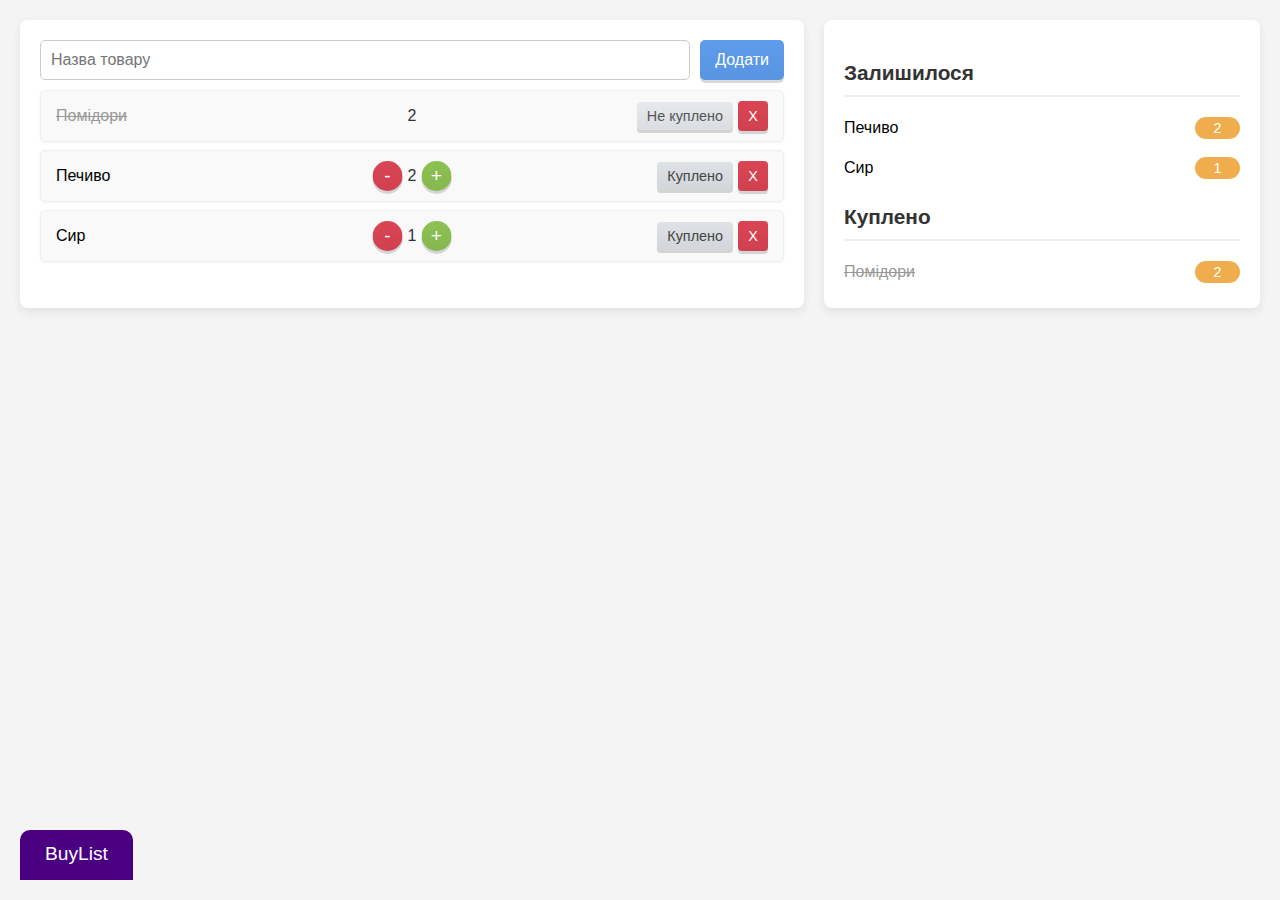
<file: lab2/index.html>
<!DOCTYPE html>
<html lang="uk">
<head>
    <meta charset="UTF-8">
    <title>Кошик покупок</title>
    <link rel="stylesheet" type="text/css" href="styles.css">
</head>
<body>
<div class="cart">
    <div class="column">
        <div class="input-group">
            <input type="text" placeholder="Назва товару">
            <button class="add-item-button" data-tooltip="Додати новий товар до списку">Додати</button>
        </div>

        <div class="item">
            <span class="crossed">Помідори</span>
            <div class="amount-controls">
            <span class="amount">2</span>
            </div>
            <button class="status" data-tooltip="Позначити як куплено">Не куплено</button>
            <button class="delete-button" data-tooltip="Видалити товар">X</button>
        </div>

        <div class="item">
            <span>Печиво</span>
            <div class="amount-controls">
                <button class="remove" data-tooltip="Зменшити кількість">-</button>
                <span class="amount">2</span>
                <button class="add" data-tooltip="Збільшити кількість">+</button>
            </div>
            <button class="status bought" data-tooltip="Позначити як не куплено">Куплено</button>
            <button class="delete-button" data-tooltip="Видалити товар">X</button>
        </div>

        <div class="item">
            <span>Сир</span>
            <div class="amount-controls">
                <button class="remove" data-tooltip="Зменшити кількість">-</button>
                <span class="amount">1</span>
                <button class="add" data-tooltip="Збільшити кількість">+</button>
            </div>
            <button class="status bought" data-tooltip="Позначити як не куплено">Куплено</button>
            <button class="delete-button" data-tooltip="Видалити товар">X</button>
        </div>
    </div>
    <div class="column">
        <h3>Залишилося</h3>
        <div class="item">
            <span>Печиво</span>
            <span class="summary-amount">2</span>
        </div>
        <div class="item">
            <span>Сир</span>
            <span class="summary-amount">1</span>
        </div>
        <h3>Куплено</h3>
        <div class="item">
            <span class="crossed">Помідори</span>
            <span class="summary-amount">2</span>
        </div>
    </div>
</div>

<div class="badge">
    <span class="badge-main-text">BuyList</span>
</div>
</body>
</html>
</file>
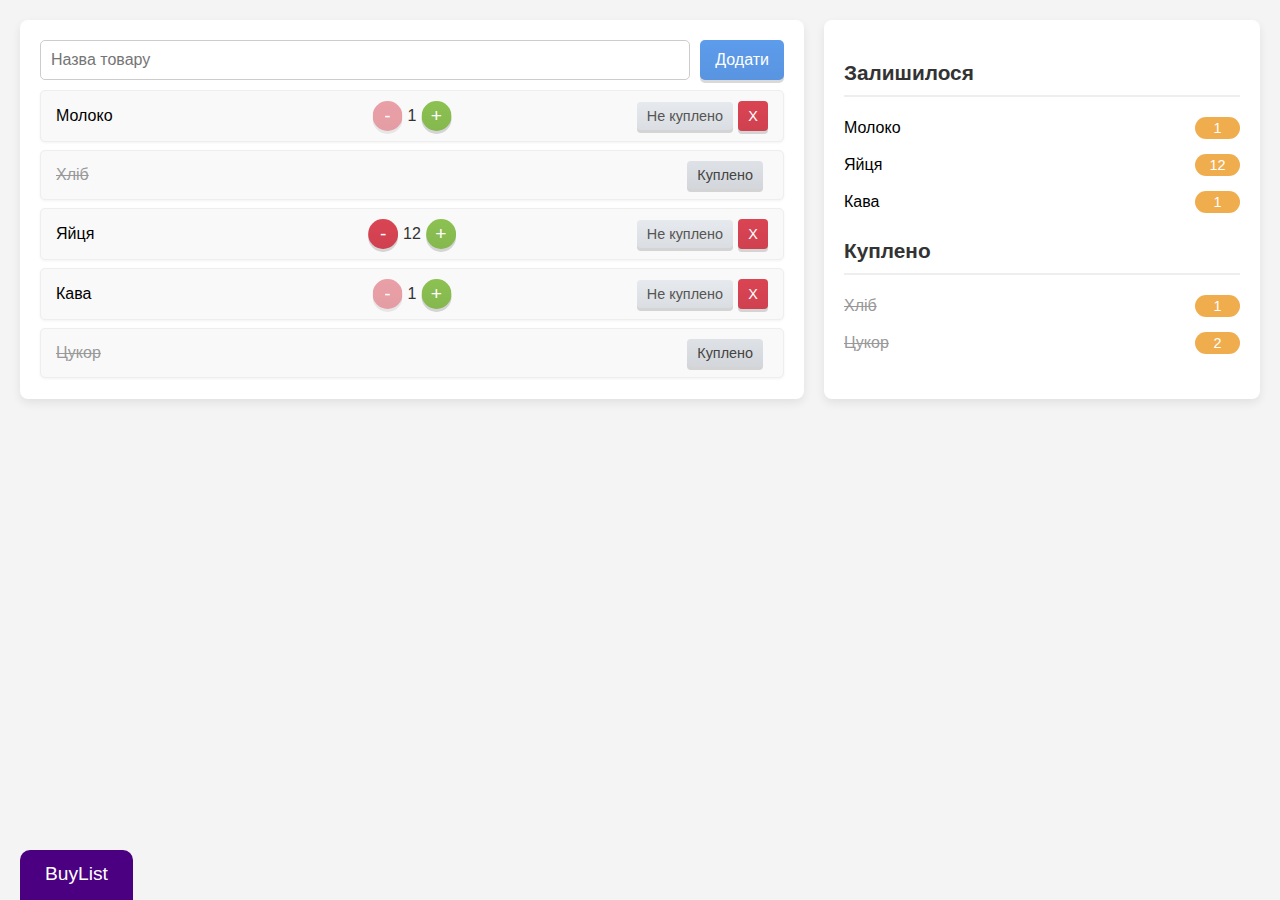
<file: lab3/index.html>
<!DOCTYPE html>
<html lang="uk">
<head>
    <meta charset="UTF-8">
    <title>Кошик покупок</title>
    <link rel="stylesheet" type="text/css" href="styles.css">
</head>
<body>
<div class="cart">
    <div class="column">
        <div class="input-group">
            <input type="text" placeholder="Назва товару">
            <button class="add-item-button" data-tooltip="Додати новий товар до списку">Додати</button>
        </div>
        </div>
    <div class="column">
        <h3>Залишилося</h3>
        <h3>Куплено</h3>
        </div>
</div>

<div class="badge">
    <span class="badge-main-text">BuyList</span>
</div>

<script src="script.js"></script>
</body>
</html>
</file>
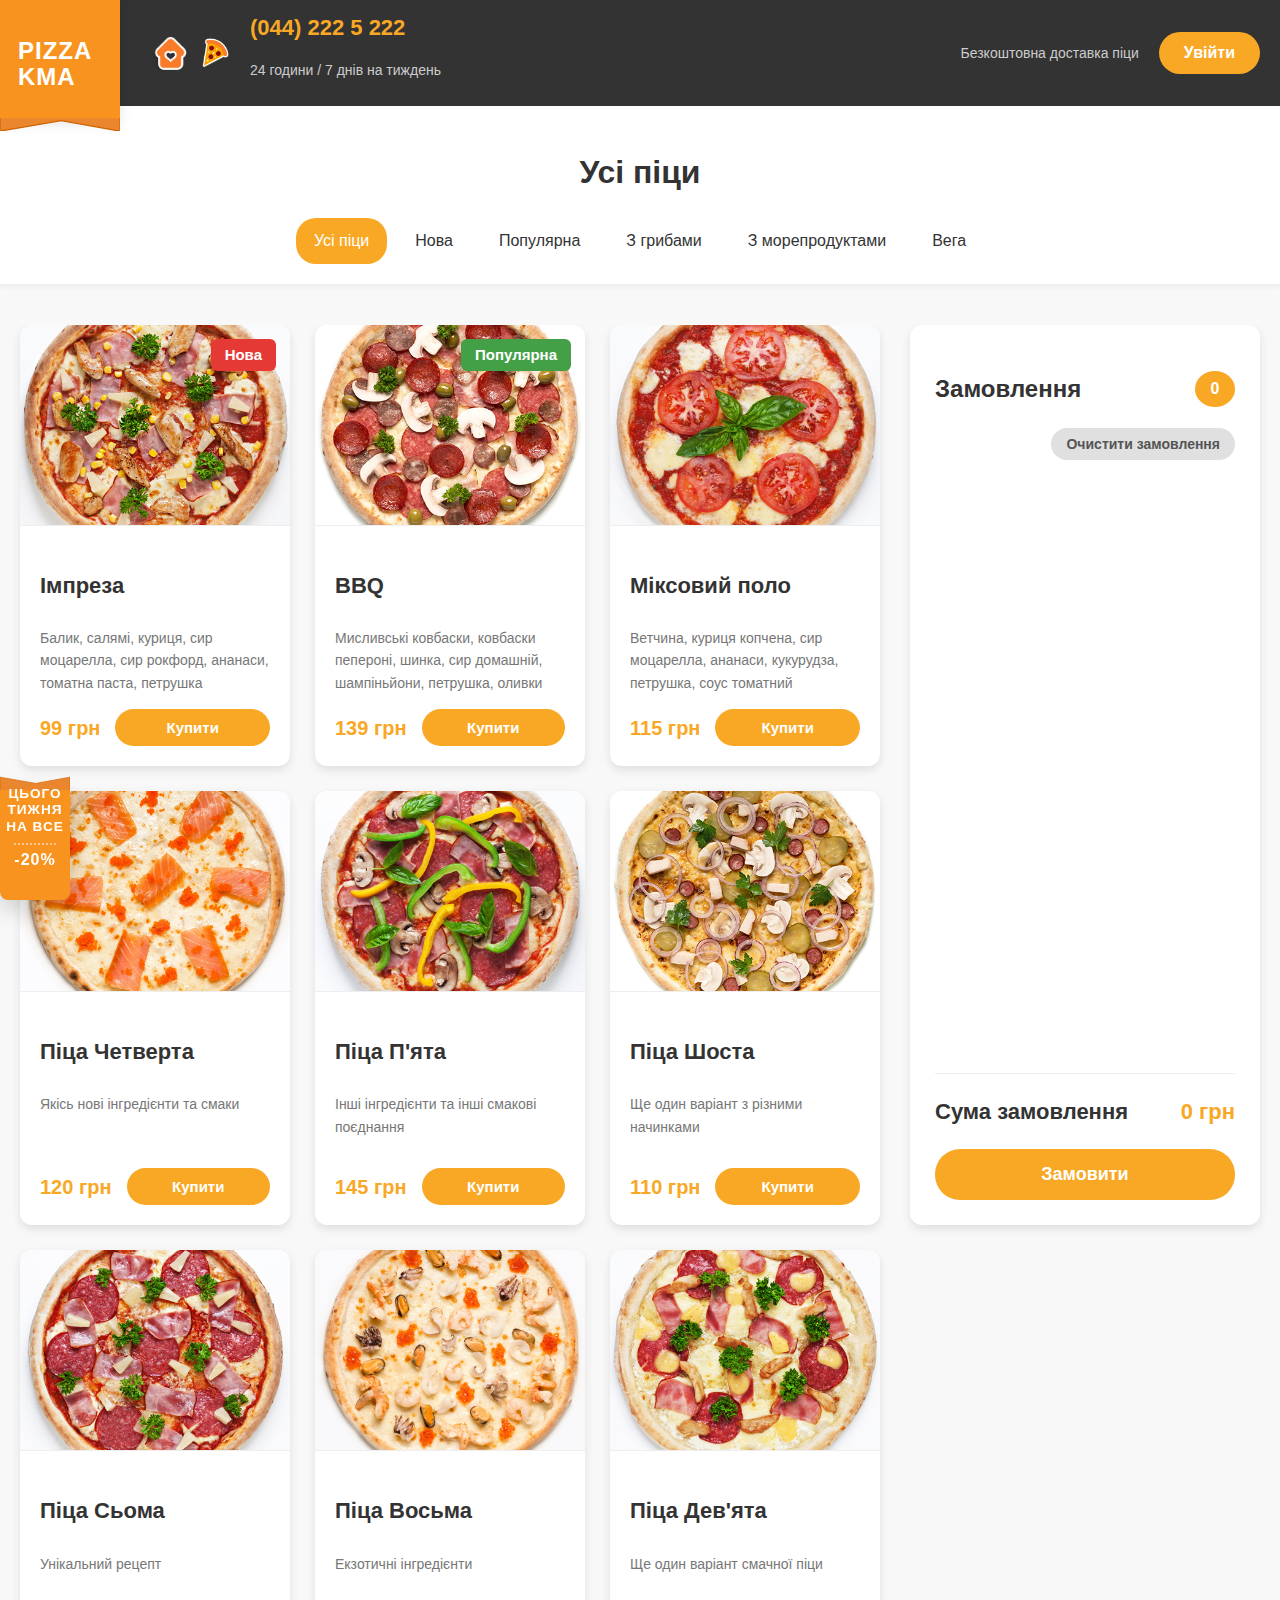
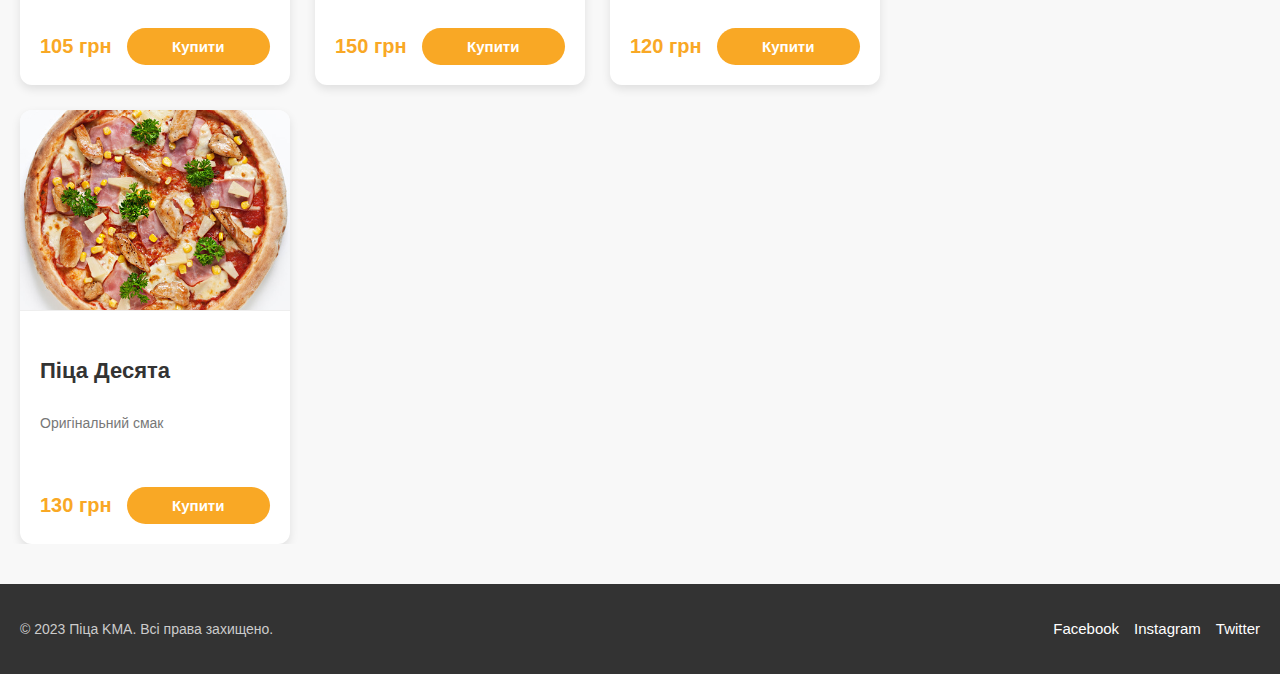
<file: lab5/index.html>
<!DOCTYPE html>
<html lang="uk">
<head>
    <meta charset="UTF-8">
    <meta name="viewport" content="width=device-width, initial-scale=1.0">
    <title>Піца KMA</title>
    <link rel="stylesheet" href="styles.css">
</head>
<body>
    <div class="corner-badge">
        <span class="corner-badge-text">PIZZA<br>KMA</span>
        <img src="images/discount.svg" alt="badge-tail" class="corner-badge-tail">
    </div>
    <header class="top-header">
        <div class="container top-header-content">
            <div class="header-left-info">
                <div class="logo">
                    <img src="images/home-icon.png" alt="Логотип KMA Дім" class="logo-house">
                    <img src="images/map-icon.png" alt="Логотип KMA" class="logo-kma">
                </div>
                <div class="phone-info">
                    <a href="tel:(044) 222 5 222" class="phone">(044) 222 5 222</a>
                    <p class="schedule">24 години / 7 днів на тиждень</p>
                </div>
            </div>
            <div class="header-right-info">
                <p class="delivery">Безкоштовна доставка піци</p>
                <button class="login-button">Увійти</button>
            </div>
        </div>
    </header>

    <div class="category-navigation-wrapper">
        <div class="container category-navigation">
            <h1 class="page-title">Усі піци</h1>
            <ul class="nav-list">
                <li class="nav-item"><a href="#" class="nav-link active">Усі піци</a></li>
                <li class="nav-item"><a href="#" class="nav-link">Нова</a></li>
                <li class="nav-item"><a href="#" class="nav-link">Популярна</a></li>
                <li class="nav-item"><a href="#" class="nav-link">З грибами</a></li>
                <li class="nav-item"><a href="#" class="nav-link">З морепродуктами</a></li>
                <li class="nav-item"><a href="#" class="nav-link">Вега</a></li>
            </ul>
        </div>
    </div>

    <main class="main-content-area">
        <div class="container main-layout">
            <section class="pizza-menu">
                <div id="pizza-list"></div>
            </section>
            <aside class="sidebar">
                <div class="order-summary">
                    <h2 class="sidebar-title">Замовлення <span class="order-count">0</span></h2>
                    <div class="clear-order-container">
                        <button class="clear-order">Очистити замовлення</button>
                    </div>
                    <div id="cart"></div>
                    <div class="order-total">
                        <span class="total-label">Сума замовлення</span>
                        <span class="total-price">0 грн</span>
                    </div>
                    <button class="order-button">Замовити</button>
                </div>
            </aside>
        </div>
    </main>

    <footer class="footer">
        <div class="container footer-content">
            <p class="copyright">&copy; 2023 Піца KMA. Всі права захищено.</p>
            <ul class="social-links">
                <li><a href="#" class="social-link">Facebook</a></li>
                <li><a href="#" class="social-link">Instagram</a></li>
                <li><a href="#" class="social-link">Twitter</a></li>
            </ul>
        </div>
    </footer>

    <div class="bottom-discount-badge">
        <img src="images/discount.svg" alt="badge-shape" class="bottom-discount-shape">
        <span class="bottom-discount-text">ЦЬОГО<br>ТИЖНЯ<br>НА ВСЕ</span>
        <hr class="bottom-discount-hr">
        <span class="bottom-discount-percent">-20%</span>
    </div>

    <div class="page-content-with-badge">
        
    </div>
    <script src="script.js"></script>
</body>
</html>
</file>
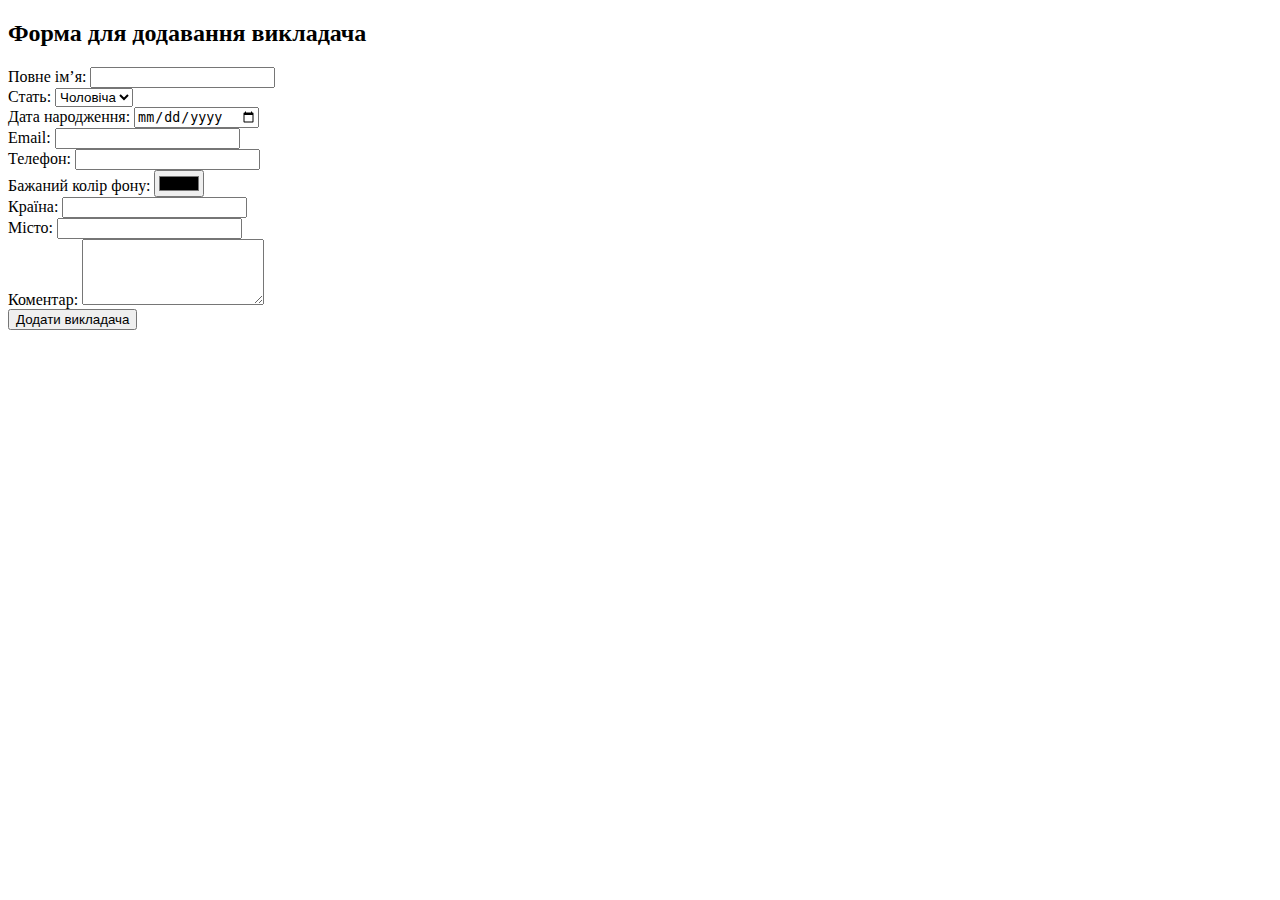
<file: lab1/task1.html>
<!DOCTYPE html>
<html lang="uk">
<head>
    <meta charset="UTF-8">
    <meta name="viewport" content="width=device-width, initial-scale=1.0">
    <title>Додавання викладача</title>
</head>
<body>

    <h2>Форма для додавання викладача</h2>
    <form action="submit.php" method="post">
        <label for="name">Повне ім’я:</label>
        <input type="text" id="name" name="name" required>
        <br>
        <label for="gender">Стать:</label>
        <select id="gender" name="gender">
            <option value="Чоловіча">Чоловіча</option>
            <option value="Жіноча">Жіноча</option>
        </select>
        <br>
        <label for="dob">Дата народження:</label>
        <input type="date" id="dob" name="dob" required>
        <br>
        <label for="email">Email:</label>
        <input type="email" id="email" name="email" required>
        <br>
        <label for="phone">Телефон:</label>
        <input type="tel" id="phone" name="phone" required>
        <br>
        <label for="color">Бажаний колір фону:</label>
        <input type="color" id="color" name="color">
        <br>
        <label for="country">Країна:</label>
        <input type="text" id="country" name="country" required>
        <br>
        <label for="city">Місто:</label>
        <input type="text" id="city" name="city" required>
        <br>
        <label for="comment">Коментар:</label>
        <textarea id="comment" name="comment" rows="4"></textarea>
        <br>
        <input type="submit" value="Додати викладача">
    </form>

</body>
</html>
</file>
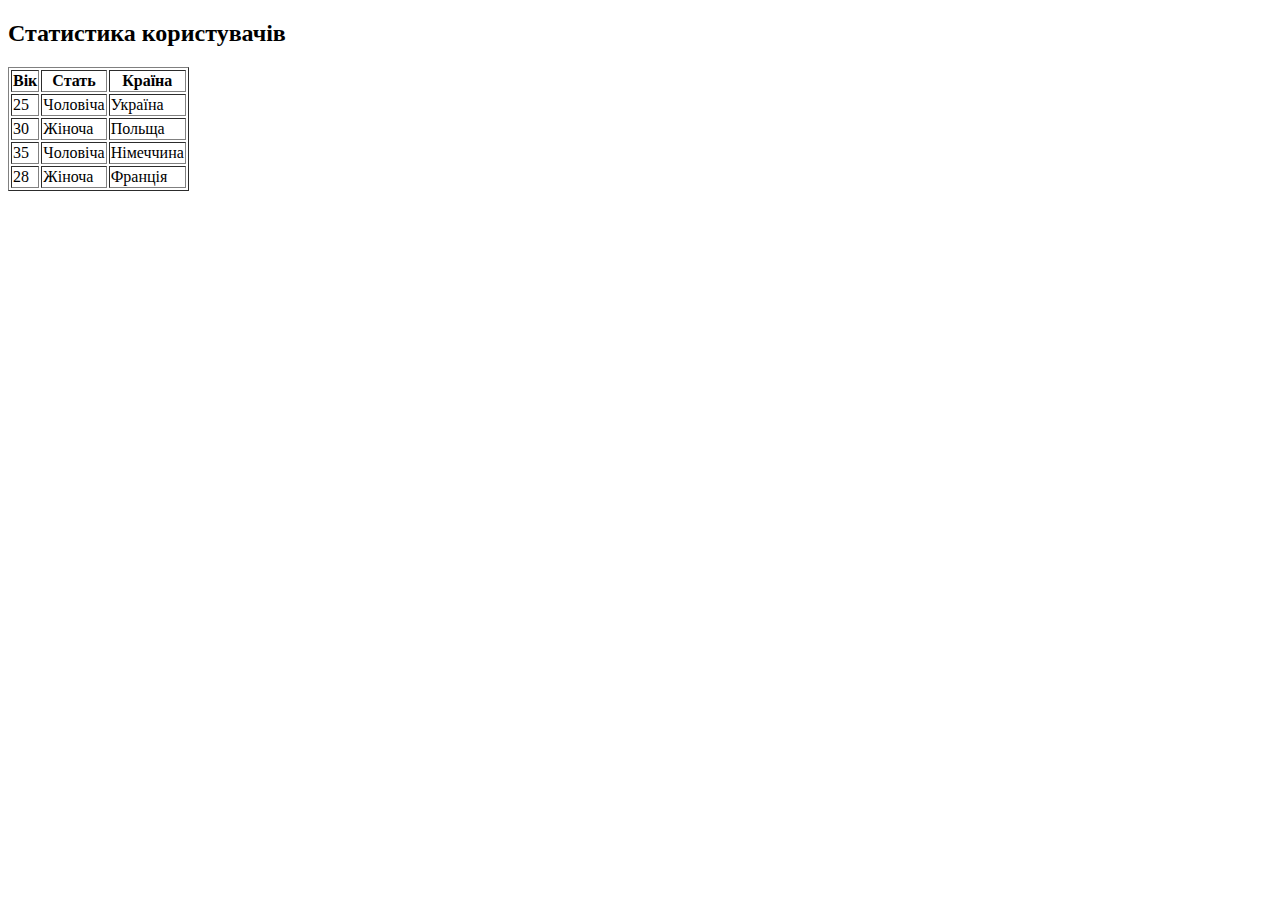
<file: lab1/task4.html>
<!DOCTYPE html>
<html lang="uk">
<head>
    <meta charset="UTF-8">
    <meta name="viewport" content="width=device-width, initial-scale=1.0">
    <title>Таблиця статистики</title>
</head>
<body>

    <h2>Статистика користувачів</h2>
    <table border="1">
        <thead>
            <tr>
                <th>Вік</th>
                <th>Стать</th>
                <th>Країна</th>
            </tr>
        </thead>
        <tbody>
            <tr>
                <td>25</td>
                <td>Чоловіча</td>
                <td>Україна</td>
            </tr>
            <tr>
                <td>30</td>
                <td>Жіноча</td>
                <td>Польща</td>
            </tr>
            <tr>
                <td>35</td>
                <td>Чоловіча</td>
                <td>Німеччина</td>
            </tr>
            <tr>
                <td>28</td>
                <td>Жіноча</td>
                <td>Франція</td>
            </tr>
        </tbody>
    </table>

</body>
</html>
</file>
<file: lab2/styles.css>
body {
    font-family: 'Arial', sans-serif;
    margin: 0;
    padding: 0;
    background-color: #f4f4f4;
}

.cart {
    display: flex;
    gap: 20px;
    padding: 20px;
    flex-wrap: wrap;
    justify-content: center;
}

.column {
    background-color: white;
    padding: 20px;
    border-radius: 8px;
    box-shadow: 0 4px 10px rgba(0, 0, 0, 0.08);
}

.column:first-child {
    flex: 2;
    min-width: 400px;
    max-width: 60%;
}

.column:last-child {
    flex: 1;
    min-width: 200px;
    max-width: 35%;
}

.column h3 {
    color: #333;
    border-bottom: 2px solid #eee;
    padding-bottom: 10px;
    margin-bottom: 15px;
    font-size: 1.3em;
}

.input-group {
    display: flex;
    gap: 10px;
    margin-bottom: 10px;
}

.input-group input[type="text"] {
    flex: 1;
    padding: 10px;
    border: 1px solid #ccc;
    border-radius: 5px;
    font-size: 1em;
    box-sizing: border-box;
}

button {
    border: none;
    padding: 10px 15px;
    border-radius: 5px;
    cursor: pointer;
    font-size: 1em;
    transition: background-color 0.3s ease, transform 0.2s ease;
    position: relative;
    background-image: linear-gradient(to top, rgba(0, 0, 0, 0.05), transparent);
    box-shadow: 0 3px 0 rgba(0, 0, 0, 0.15);
}

button:hover {
    transform: translateY(-2px);
}

button:active {
    transform: translateY(1px);
    box-shadow: 0 1px 0 rgba(0, 0, 0, 0.2);
}

.add-item-button {
    background-color: #5D9CEC;
    color: white;
}

.add-item-button:hover {
    background-color: #4A89DC;
}

.item {
    position: relative;
    background-color: #f9f9f9;
    padding: 10px 15px;
    border-radius: 5px;
    margin-bottom: 8px;
    display: flex;
    justify-content: space-between;
    align-items: center;
    border: 1px solid #eee;
    box-shadow: 0 1px 3px rgba(0, 0, 0, 0.05);
}

.item:last-of-type {
    margin-bottom: 0;
}

.item > span:first-child {
    flex-grow: 1;
    margin-right: 10px;
}

.crossed {
    text-decoration: line-through;
    color: #999;
}

.amount-display {
    position: absolute;
    left: 50%;
    transform: translateX(-50%);
    background-color: #f0ad4e;
    color: white;
    border-radius: 12px;
    padding: 3px 10px;
    font-size: 0.9em;
    min-width: 25px;
    text-align: center;
    display: inline-block;
    flex-shrink: 0;
}

.amount-controls {
    position: absolute;
    left: 50%;
    transform: translateX(-50%);
    display: flex;
    align-items: center;
    gap: 5px;
    flex-shrink: 0;
}

.amount-controls button {
    width: 30px;
    height: 30px;
    padding: 0;
    border-radius: 50%;
    display: flex;
    justify-content: center;
    align-items: center;
    font-size: 1.2em;
    color: white;
}

.amount-controls .remove {
    background-color: #da4453;
}

.amount-controls .remove:hover {
    background-color: #cc3c4b;
}

.amount-controls .add {
    background-color: #8cc152;
}

.amount-controls .add:hover {
    background-color: #79a84a;
}

.amount-controls .amount {
    background-color: transparent;
    color: #333;
    font-size: 1em;
}

.status {
    background-color: #e6e9ed;
    color: #555;
    padding: 6px 10px;
    border-radius: 4px;
    font-size: 0.9em;
    margin-left: 10px;
    white-space: nowrap;
    flex-shrink: 0;
}

.status.bought {
    background-color: #dee1e6;
    color: #444;
}

.status:hover {
    background-color: #d1d6db;
    color: #444;
}

.delete-button {
    background-color: #da4453;
    color: white;
    padding: 6px 10px;
    border-radius: 4px;
    font-size: 0.9em;
    margin-left: 5px;
    flex-shrink: 0;
    width: 30px;
    height: 30px;
    display: flex;
    justify-content: center;
    align-items: center;
}

.delete-button:hover {
    background-color: #cc3c4b;
}

/* Tooltip */
button::before {
    content: attr(data-tooltip);
    position: absolute;
    bottom: calc(100% + 8px);
    left: 50%;
    transform: translateX(-50%) scale(0.8);
    transform-origin: bottom center;
    background: #4b0082;
    color: white;
    padding: 6px 10px;
    border-radius: 8px;
    font-size: 0.8em;
    opacity: 0;
    transition: transform 0.3s ease, opacity 0.3s ease;
    white-space: nowrap;
    pointer-events: none;
    z-index: 100;
}

button:hover::before {
    transform: translateX(-50%) scale(1);
    opacity: 1;
}

.badge {
    position: fixed;
    left: 20px;
    bottom: 20px;
    background-color: #4b0082;
    color: white;
    padding: 15px 25px;
    border-radius: 10px 10px 0 0;
    transition: all 0.3s ease;
    font-size: 1.2em;
    cursor: pointer;
    z-index: 1000;
    text-align: center;
    overflow: hidden;
    height: 50px;
    display: flex;
    flex-direction: column;
    justify-content: flex-end;
    align-items: center;
    box-sizing: border-box;
}

.badge .badge-main-text {
    position: relative;
    z-index: 2;
    transition: transform 0.3s ease;
}

.badge::before {
    content: "Created by:\AВадим Ященко";
    white-space: pre-line;
    position: absolute;
    top: 40px;
    left: 0;
    width: 100%;
    background-color: #6a0dad;
    color: white;
    padding: 6px 0;
    font-size: 0.75em;
    text-align: center;
    height: 40px;
    transform: translateY(40px);
    opacity: 0;
    transition: transform 0.3s ease, opacity 0.3s ease;
    display: flex;
    align-items: center;
    justify-content: center;
    z-index: 1;
}

.badge:hover {
    transform: translateY(-40px);
    background-color: #6a0dad;
    height: 90px;
    justify-content: space-between;
}

.badge:hover::before {
    transform: translateY(0);
    opacity: 1;
}

@media print {
    .badge {
        background-color: white;
        color: black;
        position: fixed;
        left: 20px;
        bottom: 20px;
        border: 1px solid #4b0082;
        border-radius: 10px 10px 0 0;
        padding: 10px 15px;
        height: auto;
        width: fit-content;
        font-size: 1em;
        z-index: 999;
    }

    .badge .badge-main-text {
        display: none;
    }

    .badge::before {
        content: "Created by:\AВадим";
        white-space: pre-line;
        position: static;
        transform: none;
        opacity: 1;
        background-color: transparent;
        color: black;
        font-size: 0.8em;
        padding: 0;
    }
}

@media (max-width: 650px) {
    .cart {
        flex-direction: column;
        align-items: center;
    }

    .column {
        max-width: 90%;
    }
}

.column:nth-child(2) .item {
    justify-content: space-between;
    background-color: transparent;
    border: none;
    box-shadow: none;
    padding: 5px 0;
}

.column:nth-child(2) .item .summary-amount {
    background-color: #f0ad4e;
    color: white;
    border-radius: 12px;
    padding: 3px 10px;
    font-size: 0.9em;
    min-width: 25px;
    text-align: center;
    margin-left: 10px;
}
</file>
<file: lab3/styles.css>
body {
    font-family: 'Arial', sans-serif;
    margin: 0;
    padding: 0;
    background-color: #f4f4f4;
}

.cart {
    display: flex;
    gap: 20px;
    padding: 20px;
    flex-wrap: wrap;
    justify-content: center;
}

.column {
    background-color: white;
    padding: 20px;
    border-radius: 8px;
    box-shadow: 0 4px 10px rgba(0, 0, 0, 0.08);
}

.column:first-child {
    flex: 2;
    min-width: 400px;
    max-width: 60%;
}

.column:last-child {
    flex: 1;
    min-width: 200px;
    max-width: 35%;
}

.column h3 {
    color: #333;
    border-bottom: 2px solid #eee;
    padding-bottom: 10px;
    margin-bottom: 15px;
    font-size: 1.3em;
}

.input-group {
    display: flex;
    gap: 10px;
    margin-bottom: 10px;
}

.input-group input[type="text"] {
    flex: 1;
    padding: 10px;
    border: 1px solid #ccc;
    border-radius: 5px;
    font-size: 1em;
    box-sizing: border-box;
}

button {
    border: none;
    padding: 10px 15px;
    border-radius: 5px;
    cursor: pointer;
    font-size: 1em;
    transition: background-color 0.3s ease, transform 0.2s ease;
    position: relative;
    background-image: linear-gradient(to top, rgba(0, 0, 0, 0.05), transparent);
    box-shadow: 0 3px 0 rgba(0, 0, 0, 0.15);
}

button:hover {
    transform: translateY(-2px);
}

button:active {
    transform: translateY(1px);
    box-shadow: 0 1px 0 rgba(0, 0, 0, 0.2);
}

.add-item-button {
    background-color: #5D9CEC;
    color: white;
}

.add-item-button:hover {
    background-color: #4A89DC;
}

.item {
    position: relative;
    background-color: #f9f9f9;
    padding: 10px 15px;
    border-radius: 5px;
    margin-bottom: 8px;
    display: flex;
    justify-content: space-between;
    align-items: center;
    border: 1px solid #eee;
    box-shadow: 0 1px 3px rgba(0, 0, 0, 0.05);
}

.item:last-of-type {
    margin-bottom: 0;
}

.item > span:first-child {
    flex-grow: 0; 
    flex-shrink: 1; 
    margin-right: 10px;
    max-width: 200px; 
    min-width: 80px; 
    overflow: hidden;
    text-overflow: ellipsis;
    white-space: nowrap;
}

.crossed {
    text-decoration: line-through;
    color: #999;
}

.item-edit-input {
    flex-grow: 0; 
    flex-shrink: 1; 
    margin-right: 10px;
    max-width: 200px; 
    min-width: 80px;
    padding: 8px 10px;
    border: 1px solid #ccc;
    border-radius: 5px;
    font-size: 1em;
    box-sizing: border-box;
    display: inline-block;
}


.amount-controls {
    position: absolute; 
    left: 50%; 
    transform: translateX(-50%); 
    display: flex;
    align-items: center;
    gap: 5px;
    flex-shrink: 0;
}

.amount-controls button {
    width: 30px;
    height: 30px;
    padding: 0;
    border-radius: 50%;
    display: flex;
    justify-content: center;
    align-items: center;
    font-size: 1.2em;
    color: white;
}

.amount-controls .remove {
    background-color: #da4453;
}

.amount-controls .remove:hover {
    background-color: #cc3c4b;
}

.amount-controls .add {
    background-color: #8cc152;
}

.amount-controls .add:hover {
    background-color: #79a84a;
}

.amount-controls .amount {
    background-color: transparent;
    color: #333;
    font-size: 1em;
}

.status {
    background-color: #e6e9ed;
    color: #555;
    padding: 6px 10px;
    border-radius: 4px;
    font-size: 0.9em;
    margin-left: auto; 
    margin-right: 5px; 
    white-space: nowrap;
    flex-shrink: 0;
    position: relative;
}


.status.bought {
    background-color: #dee1e6;
    color: #444;
}

.status:hover {
    background-color: #d1d6db;
    color: #444;
}

.delete-button {
    background-color: #da4453;
    color: white;
    padding: 6px 10px;
    border-radius: 4px;
    font-size: 0.9em;
    flex-shrink: 0;
    width: 30px;
    height: 30px;
    display: flex;
    justify-content: center;
    align-items: center;
}

.delete-button:hover {
    background-color: #cc3c4b;
}

button::before {
    content: attr(data-tooltip);
    position: absolute;
    bottom: calc(100% + 8px);
    left: 50%;
    transform: translateX(-50%) scale(0.8);
    transform-origin: bottom center;
    background: #4b0082;
    color: white;
    padding: 6px 10px;
    border-radius: 8px;
    font-size: 0.8em;
    opacity: 0;
    transition: transform 0.3s ease, opacity 0.3s ease;
    white-space: nowrap;
    pointer-events: none;
    z-index: 100;
}

button:hover::before {
    transform: translateX(-50%) scale(1);
    opacity: 1;
}


.badge {
    position: fixed;
    left: 20px;
    bottom: 0;
    background-color: #4b0082;
    color: white;
    padding: 15px 25px;
    border-radius: 10px 10px 0 0;
    transition: all 0.3s ease;
    font-size: 1.2em;
    cursor: pointer;
    z-index: 1000;
    text-align: center;
    overflow: hidden;
    height: 50px;
    display: flex;
    flex-direction: column;
    justify-content: flex-end;
    align-items: center;
    box-sizing: border-box;
}

.badge .badge-main-text {
    position: relative;
    z-index: 2;
    transition: transform 0.3s ease;
}

.badge::before {
    content: "Created by:\AВадим Ященко";
    white-space: pre-line;
    position: absolute;
    bottom: 0;
    left: 0;
    width: 100%;
    background-color: #6a0dad;
    color: white;
    padding: 6px 0;
    font-size: 0.75em;
    text-align: center;
    height: 40px;
    transform: translateY(40px);
    opacity: 0;
    transition: transform 0.3s ease, opacity 0.3s ease;
    display: flex;
    align-items: center;
    justify-content: center;
    z-index: 1;
}

.badge:hover {
    height: 90px;
    background-color: #6a0dad;
    justify-content: space-between;
}

.badge:hover::before {
    transform: translateY(0);
    opacity: 1;
}

@media print {
    .badge {
        background-color: white;
        color: black;
        position: fixed;
        left: 20px;
        bottom: 0px;
        border: 1px solid #4b0082;
        border-radius: 10px 10px 0 0;
        padding: 10px 15px;
        height: auto;
        width: fit-content;
        font-size: 1em;
        z-index: 999;
    }

    .badge .badge-main-text {
        display: none;
    }

    .badge::after {
        content: "Created by:\AВадим";
        white-space: pre-line;
        position: static;
        transform: none;
        opacity: 1;
        background-color: transparent;
        color: black;
        font-size: 0.8em;
        padding: 0;
    }
}

@media (max-width: 650px) {
    .cart {
        flex-direction: column;
        align-items: center;
    }

    .column {
        max-width: 90%;
    }
}


.column:last-child .item {
    justify-content: space-between;
    background-color: transparent;
    border: none;
    box-shadow: none;
    padding: 5px 0;
    margin-bottom: 5px;
}

.column:last-child .item .summary-amount {
    background-color: #f0ad4e;
    color: white;
    border-radius: 12px;
    padding: 3px 10px;
    font-size: 0.9em;
    min-width: 25px;
    text-align: center;
    margin-left: 10px;
}


.summary-section {
    margin-bottom: 20px;
}
</file>
<file: lab5/styles.css>
body {
    font-family: 'Arial', sans-serif;
    margin: 0;
    padding: 0;
    background-color: #f8f8f8;
    color: #333;
    line-height: 1.6;
    min-width: 900px;
}

.container {
    max-width: 1280px;
    margin: 0 auto;
    padding: 0 20px;
}

.top-header {
    background-color: #333;
    color: #fff;
    padding: 10px 0;
    width: 100%;
    z-index: 1000;
}

.top-header-content {
    display: flex;
    justify-content: space-between;
    align-items: center;
    flex-wrap: wrap;
    gap: 15px;
}

.header-left-info, .header-right-info {
    display: flex;
    align-items: center;
    gap: 20px;
    flex-wrap: wrap;
}

.logo {
    display: flex;
    align-items: center;
}

.logo-house {
    width: 40px;
    height: 40px;
    margin-right: 10px;
}

.logo-kma {
    height: 30px;
    width: auto;
}

.phone-info {
    text-align: left;
}

.phone {
    display: block;
    font-weight: bold;
    font-size: 22px;
    color: #f9a825;
    text-decoration: none;
    margin-bottom: 5px;
    transition: color 0.3s ease;
}

.phone:hover {
    color: #f48c06;
}

.schedule, .delivery {
    font-size: 14px;
    color: #ccc; 
    white-space: nowrap;
}

.delivery {
    margin-right: auto;
}

.login-button {
    background-color: #f9a825;
    color: #fff;
    border: none;
    padding: 12px 25px;
    border-radius: 25px;
    cursor: pointer;
    font-size: 16px;
    font-weight: bold;
    transition: background-color 0.3s ease, transform 0.2s ease;
    white-space: nowrap;
}

.login-button:hover {
    background-color: #f48c06;
    transform: translateY(-2px);
}

.category-navigation-wrapper {
    background-color: #fff;
    padding: 20px 0;
    border-bottom: 1px solid #eee;
    box-shadow: 0 2px 5px rgba(0,0,0,0.05);
}

.category-navigation {
    display: flex;
    flex-direction: column;
    align-items: center;
    text-align: center;
}

.page-title {
    font-size: 32px;
    font-weight: bold;
    margin-bottom: 20px; 
    color: #333;
}

.nav-list {
    list-style: none;
    padding: 0;
    margin: 0;
    display: flex;
    justify-content: center;
    overflow-x: auto;
    -webkit-overflow-scrolling: touch;
    scrollbar-width: none;
    -ms-overflow-style: none;
}

.nav-list::-webkit-scrollbar {
    display: none;
}

.nav-item {
    margin: 0 5px;
}

.nav-link {
    display: block;
    padding: 10px 18px;
    text-decoration: none;
    color: #333;
    transition: background-color 0.3s ease, border-radius 0.3s ease, color 0.3s ease;
    white-space: nowrap;
    border-radius: 20px;
}

.nav-link.active,
.nav-link:hover {
    background-color: #f9a825;
    color: #fff; 
}


.main-content-area {
    padding: 40px 0;
}

.main-layout {
    display: flex;
    gap: 30px;
    flex-wrap: nowrap;
    align-items: flex-start;
    flex-direction: row !important;
    overflow-x: auto;
}

.pizza-menu {
    flex-grow: 1;
    flex-basis: 0;
    min-width: 0;
    max-width: 100%;
}

.pizza-list {
    list-style: none;
    padding: 0;
    margin: 0;
    display: grid;
    grid-template-columns: repeat(auto-fit, minmax(280px, 1fr));
    gap: 25px;
}

@media (min-width: 1201px) {
    .pizza-list {
        grid-template-columns: repeat(3, 1fr);
    }
}

.pizza-item {
    background-color: #fff;
    border-radius: 12px;
    overflow: hidden;
    box-shadow: 0 4px 10px rgba(0, 0, 0, 0.1);
    display: flex;
    flex-direction: column;
    transition: transform 0.3s ease, box-shadow 0.3s ease;
}

.pizza-item:hover {
    transform: translateY(-5px);
    box-shadow: 0 6px 15px rgba(0, 0, 0, 0.15);
}

.pizza-card {
    display: flex;
    flex-direction: column;
    height: 100%;
}

.pizza-image {
    position: relative;
    overflow: hidden;
    border-bottom: 1px solid #eee;
    height: 200px;
    display: flex;
    justify-content: center;
    align-items: center;
    background-color: #f0f0f0;
}

.pizza-image img {
    display: block;
    width: 100%;
    height: 100%;
    object-fit: cover;
    transition: transform 0.3s ease;
}

.pizza-card:hover .pizza-image img {
    transform: scale(1.08);
}


.badge {
    color: #fff;
    font-size: 15px;
    font-weight: bold;
    padding: 4px 14px;
    border-radius: 6px;
    position: absolute;
    top: 14px;
    right: 14px;
    left: auto;
    box-shadow: none;
    z-index: 20;
    background: #e53935;
}

.badge-popular {
    background: #43a047 !important;
}

.badge span {
    display: inline-block;
    padding: 0;
    margin: 0;
}


.pizza-info {
    padding: 20px;
    flex-grow: 1;
    display: flex;
    flex-direction: column;
    justify-content: space-between;
}

.pizza-name {
    font-size: 22px;
    font-weight: bold;
    margin-bottom: 10px;
    color: #333;
}

.pizza-description {
    font-size: 14px;
    color: #777;
    margin-bottom: 15px;
    flex-grow: 1;
    min-height: 60px;
}

.pizza-options {
    display: flex;
    flex-direction: column;
    gap: 8px;
    margin-bottom: 15px;
    padding-bottom: 15px;
    border-bottom: 1px dashed #eee;
}

.size-option {
    display: flex;
    align-items: center;
    font-size: 15px;
    color: #555;
}

.size-option svg {
    vertical-align: middle;
    margin-right: 8px;
    fill: none;
    stroke: #888;
    stroke-width: 1.5;
}

.size-diameter {
    margin-right: 15px;
}

.pizza-actions {
    display: flex;
    flex-direction: column;
    gap: 15px;
}

.price-options {
    display: flex;
    align-items: center;
    gap: 15px;
    flex-wrap: wrap;
}

.old-price {
    font-size: 15px;
    color: #999;
    text-decoration: line-through;
    white-space: nowrap;
}

.current-price {
    font-size: 20px;
    font-weight: bold;
    color: #f9a825;
    white-space: nowrap;
}

.add-to-cart-button {
    background-color: #f9a825;
    color: #fff;
    border: none;
    padding: 10px 20px;
    border-radius: 25px;
    cursor: pointer;
    font-size: 15px;
    font-weight: bold;
    transition: background-color 0.3s ease, transform 0.2s ease;
    flex-grow: 1;
    min-width: 80px;
    text-align: center;
}

.add-to-cart-button:hover {
    background-color: #f48c06;
    transform: translateY(-2px);
}


.sidebar {
    flex-basis: 350px;
    min-width: 350px;
    max-width: 350px;
    position: sticky;
    top: 0;
    align-self: flex-start;
    z-index: 999;
}

.order-summary {
    background-color: #fff;
    border-radius: 12px;
    box-shadow: 0 4px 10px rgba(0, 0, 0, 0.1);
    padding: 25px;
    display: flex;
    flex-direction: column;
    min-height: calc(100vh - 0px - 25px - 25px); 
}


.sidebar-title {
    font-size: 24px;
    font-weight: bold;
    margin-bottom: 20px;
    color: #333;
    display: flex;
    align-items: center;
    justify-content: space-between;
}

.order-count {
    background-color: #f9a825;
    color: #fff;
    border-radius: 50%;
    padding: 5px 10px;
    font-size: 16px;
    font-weight: bold;
    min-width: 20px;
    text-align: center;
}

.clear-order-container {
    margin-bottom: 20px;
    text-align: right;
}

.clear-order {
    background-color: #e0e0e0;
    color: #555;
    border: none;
    padding: 8px 15px;
    border-radius: 20px;
    cursor: pointer;
    font-size: 14px;
    transition: background-color 0.3s ease, color 0.3s ease;
    font-weight: bold;
}

.clear-order:hover {
    background-color: #ccc;
    color: #333;
}


.order-list {
    list-style: none;
    padding: 0;
    margin-bottom: 20px;
    flex-grow: 1; 
}



.order-item {
    display: flex;
    justify-content: space-between; 
    align-items: center;
    gap: 10px; 
    padding: 15px 0;
    border-bottom: 1px solid #eee;
    flex-wrap: wrap; 
}

.order-item:last-child {
    border-bottom: none;
}

.order-details-group {
    display: flex;
    flex-direction: column;
    flex-grow: 1; 
    min-width: 150px; 
}

.order-details {
    margin-bottom: 10px;
}

.order-name {
    font-size: 17px;
    font-weight: bold;
    margin-bottom: 3px;
    color: #333;
}

.order-size-weight {
    font-size: 13px;
    color: #888;
}

.order-actions {
    display: flex;
    align-items: center;
    gap: 5px;
    white-space: nowrap;
    width: 100%; 
    justify-content: space-between; 
}

.order-price {
    font-size: 17px;
    color: #f9a825;
    font-weight: bold;
    min-width: 60px;
    text-align: left; 
    flex-shrink: 0; 
}

.quantity-controls {
    display: flex;
    align-items: center;
    gap: 0; 
    border: 1px solid #ccc; 
    border-radius: 15px; 
    overflow: hidden; 
}

.quantity-button {
    background-color: #fff;
    border: none; 
    width: 28px;
    height: 28px;
    cursor: pointer;
    font-size: 16px;
    font-weight: bold;
    display: flex;
    justify-content: center;
    align-items: center;
    transition: background-color 0.3s ease;
    color: #555;
    flex-shrink: 0; 
}

.quantity-button:hover {
    background-color: #f0f0f0;
}

.quantity {
    font-size: 16px;
    font-weight: bold;
    width: 25px; 
    text-align: center;
    color: #333;
    flex-shrink: 0; 
}

.remove-button {
    background: none;
    border: none;
    cursor: pointer;
    padding: 5px;
    transition: opacity 0.3s ease, transform 0.2s ease;
    flex-shrink: 0; 
}

.remove-button:hover {
    opacity: 0.7;
    transform: rotate(15deg);
}

.remove-button svg {
    width: 18px;
    height: 18px;
    stroke: #B0B0B0;
    stroke-width: 2;
}

.order-image-wrapper {
    width: 60px; 
    height: 60px; 
    overflow: hidden; 
    border-radius: 8px; 
    flex-shrink: 0; 
}

.order-item-image {
    width: 100%;
    height: 100%;
    object-fit: cover; 
    object-position: right; 
    display: block;
}


.order-total {
    display: flex;
    justify-content: space-between;
    font-size: 22px;
    font-weight: bold;
    padding-top: 20px;
    border-top: 1px solid #eee;
    margin-top: auto; 
    padding-bottom: 10px; 
}

.total-label {
    color: #333;
}

.total-price {
    color: #f9a825;
}

.order-button {
    background-color: #f9a825;
    color: #fff;
    border: none;
    padding: 15px 25px;
    border-radius: 25px;
    cursor: pointer;
    font-size: 18px;
    font-weight: bold;
    width: 100%;
    margin-top: 10px;
    transition: background-color 0.3s ease, transform 0.2s ease;
}

.order-button:hover {
    background-color: #f48c06;
    transform: translateY(-2px);
}


.footer {
    background-color: #333;
    color: #fff;
    padding: 20px 0;
    text-align: center;
}

.footer-content {
    display: flex;
    justify-content: space-between;
    align-items: center;
    flex-wrap: wrap;
    gap: 15px;
}

.copyright {
    font-size: 14px;
    color: #ccc;
    flex-grow: 1;
    text-align: left;
}

.social-links {
    list-style: none;
    padding: 0;
    margin: 0;
    display: flex;
    gap: 15px;
}

.social-link {
    color: #fff;
    text-decoration: none;
    font-size: 15px;
    transition: color 0.3s ease;
}

.social-link:hover {
    color: #f9a825;
}



@media (max-width: 1200px) {
    .pizza-list {
        grid-template-columns: repeat(2, 1fr); 
    }

    .top-header-content {
        flex-direction: column;
        align-items: center;
    }

    .header-left-info, .header-right-info {
        justify-content: center;
        width: 100%;
        text-align: center;
    }

    .delivery {
        margin-right: 0;
        margin-bottom: 10px;
    }

    .phone-info {
        text-align: center;
    }
}


@media (max-width: 992px) {
    .pizza-list {
        grid-template-columns: 1fr;
    }


    .footer-content {
        flex-direction: column;
        gap: 10px;
    }

    .copyright {
        text-align: center;
    }

    .social-links {
        justify-content: center;
    }

    .bottom-discount-badge {
        position: absolute;
        left: 0;
        bottom: 0;
        z-index: 2;
    }
    .pizza-item {
        position: relative; 
    }
}


@media (max-width: 768px) {
    .header-left-info, .header-right-info {
        flex-direction: column;
        gap: 10px;
    }

    .login-button {
        width: 100%;
        max-width: 250px;
    }

    .nav-list {
        justify-content: flex-start;
    }

    .pizza-list {
        grid-template-columns: 1fr;
    }

    .pizza-image {
        height: 180px;
    }

    .pizza-name {
        font-size: 20px;
    }
    .pizza-description {
        min-height: auto;
    }

    .current-price {
        font-size: 18px;
    }

    .add-to-cart-button {
        padding: 8px 15px;
        font-size: 14px;
    }
    .pizza-actions .price-options {
        flex-direction: column;
        align-items: flex-start;
        width: 100%;
    }
    .pizza-actions .price-options > * {
        width: 100%;
        text-align: center;
    }
    .pizza-actions .price-options .current-price {
        text-align: left;
        width: auto;
    }
    .add-to-cart-button {
        margin-top: 5px;
    }

    .order-item {
        flex-direction: column;
        align-items: flex-start;
    }
    .order-details-group {
        width: 100%;
    }
    .order-actions {
        width: 100%;
        justify-content: space-between;
        margin-left: 0;
    }
    .order-price {
        margin-left: 0;
        text-align: left;
    }

    .sidebar-title {
        font-size: 20px;
    }

    .order-total {
        font-size: 20px;
    }

    .order-button {
        font-size: 16px;
        padding: 12px 20px;
    }
    .page-title {
        font-size: 28px;
    }

    .order-image-wrapper {
        margin-top: 10px; 
    }
}

.fixed-discount-badge {
    position: fixed;
    left: 30px;
    bottom: 30px;
    z-index: 2000;
    width: 180px;
    height: 230px;
    display: flex;
    align-items: flex-start;
    justify-content: center;
    pointer-events: none; 
}

.badge-content {
    background: #f7931e;
    color: #fff;
    font-family: Arial, sans-serif;
    font-weight: bold;
    text-align: center;
    width: 100%;
    height: 100%;
    box-shadow: 0 8px 24px rgba(0,0,0,0.18);
    display: flex;
    flex-direction: column;
    justify-content: center;
    align-items: center;
    clip-path: polygon(0 10%, 50% 0, 100% 10%, 100% 100%, 0 100%);
    border-radius: 0 0 10px 10px;
    font-size: 2rem;
    padding-top: 30px;
    box-sizing: border-box;
}

.badge-content span {
    font-size: 1.5rem;
    line-height: 1.2;
    letter-spacing: 1px;
    margin-bottom: 10px;
    display: block;
}

.badge-content hr {
    border: none;
    border-top: 2px dotted #fff;
    width: 80%;
    margin: 10px auto;
    opacity: 0.5;
}

.badge-content strong {
    font-size: 2.2rem;
    margin-top: 10px;
    display: block;
    letter-spacing: 1px;
}

.corner-badge {
    position: absolute;
    top: 0;
    left: 0;
    z-index: 3000;
    display: flex;
    flex-direction: column;
    align-items: flex-start;
    width: 120px;
    height: 40px;
}

.corner-badge-text {
    background: #f7931e;
    color: #fff;
    font-family: Arial, sans-serif;
    font-weight: bold;
    font-size: 1.5rem;
    line-height: 1.1;
    padding: 38px 0 34px 18px;
    width: 120px;
    height: 120px; 
    border-radius: 0 0 0 0;
    box-shadow: 0 4px 12px rgba(0,0,0,0.10);
    letter-spacing: 1px;
    text-align: left;
    display: block;
    box-sizing: border-box;
}

.corner-badge-tail {
    width: 120px;
    height: 18px;
    display: block;
    margin-left: 0;
    margin-top: -2px;
    transform: scaleY(-1);
}

.container.top-header-content {
    margin-left: 130px; 
    margin-top: 0;
}


.bottom-discount-badge {
    position: fixed;
    left: 0;
    bottom: 0;
    z-index: 3000;
    width: 70px;
    height: 110px;
    background: #f7931e;
    color: #fff;
    display: flex;
    flex-direction: column;
    align-items: center;
    justify-content: flex-start;
    box-shadow: 0 8px 24px rgba(0,0,0,0.18);
    border-radius: 0 0 8px 8px;
    font-family: Arial, sans-serif;
    font-weight: bold;
    padding-top: 0;
    padding-bottom: 0;
    overflow: visible;
}

.bottom-discount-shape {
    width: 70px;
    height: 18px;
    display: block;
    margin-bottom: -6px;
    margin-top: -18px;
}

.bottom-discount-text {
    font-size: 0.85rem;
    text-align: center;
    line-height: 1.2;
    margin-bottom: 4px;
    margin-top: 2px;
    display: block;
    letter-spacing: 1px;
}

.bottom-discount-hr {
    border: none;
    border-top: 2px dotted #fff;
    width: 60%;
    margin: 4px 0 2px 0;
    opacity: 0.5;
}

.bottom-discount-percent {
    font-size: 1rem;
    font-weight: bold;
    letter-spacing: 1px;
    margin-top: 0;
    display: block;
}


.page-content-with-badge {
    margin-left: 90px;
}
</file>
